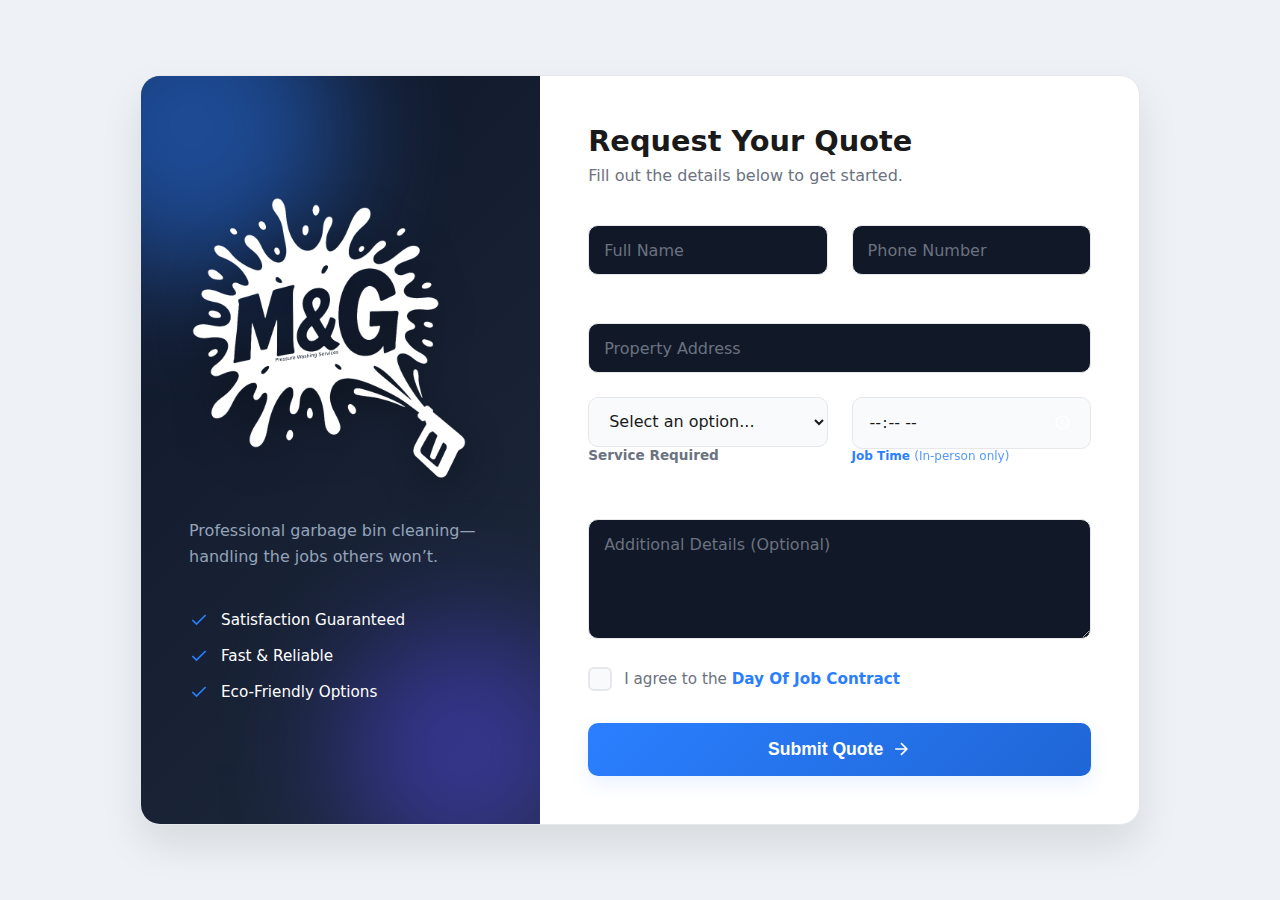
<file: index.html>
<!DOCTYPE html>
<html lang="en">
<head>
  <meta charset="UTF-8" />
  <meta name="viewport" content="width=device-width, initial-scale=1.0" />
  <title>M&G Pressure Washing Services</title>
  <link rel="stylesheet" href="style.css" />
  <meta name="color-scheme" content="dark">
</head>
<body>
  <main class="page-wrapper">
    <div class="premium-card">
      
    <aside class="brand-panel">
  <div class="brand-content">
    
    <img src="mglogo.png" alt="M&G Pressure Washing Services" class="main-logo">
    
    <p>Professional garbage bin cleaning—handling the jobs others won’t.</p>
    
    <ul class="feature-list">
      <li>
        <svg viewBox="0 0 24 24" fill="none" stroke="currentColor" stroke-width="2"><path d="M20 6L9 17l-5-5"/></svg>
        Satisfaction Guaranteed
      </li>
      <li>
        <svg viewBox="0 0 24 24" fill="none" stroke="currentColor" stroke-width="2"><path d="M20 6L9 17l-5-5"/></svg>
        Fast & Reliable
      </li>
      <li>
        <svg viewBox="0 0 24 24" fill="none" stroke="currentColor" stroke-width="2"><path d="M20 6L9 17l-5-5"/></svg>
        Eco-Friendly Options
      </li>
    </ul>
  </div>
  <div class="blob-1"></div>
  <div class="blob-2"></div>
</aside>

      <section class="form-panel">
        <div class="form-header">
          <h2>Request Your Quote</h2>
          <p>Fill out the details below to get started.</p>
        </div>

        <form id="quoteForm">
          <div class="input-row">
            <div class="input-group stagger-1">
              <input type="text" id="name" name="name" placeholder=" " autocomplete="name" required />
              <label for="name">Full Name</label>
            </div>

            <div class="input-group stagger-2">
              <input type="tel" id="phone" name="phone" placeholder=" " autocomplete="tel" required />
              <label for="phone">Phone Number</label>
            </div>
          </div>

          <div class="input-group stagger-3">
            <input type="text" id="address" name="address" placeholder=" " autocomplete="street-address" required />
            <label for="address">Property Address</label>
          </div>

          <div class="input-row stagger-4">
            <div class="input-group select-wrapper">
              <select id="service" name="service" required>
                <option value="" disabled selected>Select an option...</option>
                <option value="1 Garbage Can">1 Garbage Can</option>
                <option value="2 Garbage Cans">2 Garbage Cans</option>
                <option value="3+ Garbage Cans">3+ Garbage Cans</option>
              </select>
              <label for="service" class="static-label">Service Required</label>
            </div>

            <div class="input-group time-wrapper">
              <input type="time" id="jobTime" name="jobTime" />
              <label for="jobTime" class="static-label">Job Time <span class="muted">(In-person only)</span></label>
            </div>
          </div>

          <div class="input-group stagger-5">
            <textarea id="details" name="details" rows="3" placeholder=" "></textarea>
            <label for="details">Additional Details (Optional)</label>
          </div>

          <div class="checkbox-wrapper stagger-6">
            <label class="custom-checkbox">
              <input type="checkbox" id="agreeTOS" name="agreeTOS" required />
              <span class="checkmark">
                <svg viewBox="0 0 24 24" fill="none" stroke="white" stroke-width="3"><path d="M20 6L9 17l-5-5"/></svg>
              </span>
              <span class="checkbox-text">I agree to the <a href="tos.html" target="_blank">Day Of Job Contract</a></span>
            </label>
          </div>

          <button type="submit" class="submit-btn stagger-7">
            <span>Submit Quote</span>
            <svg viewBox="0 0 24 24" fill="none" stroke="currentColor" stroke-width="2"><path d="M5 12h14M12 5l7 7-7 7"/></svg>
          </button>
        </form>
      </section>

    </div>
  </main>
  <script src="script.js"></script>
</body>
</html>
</file>
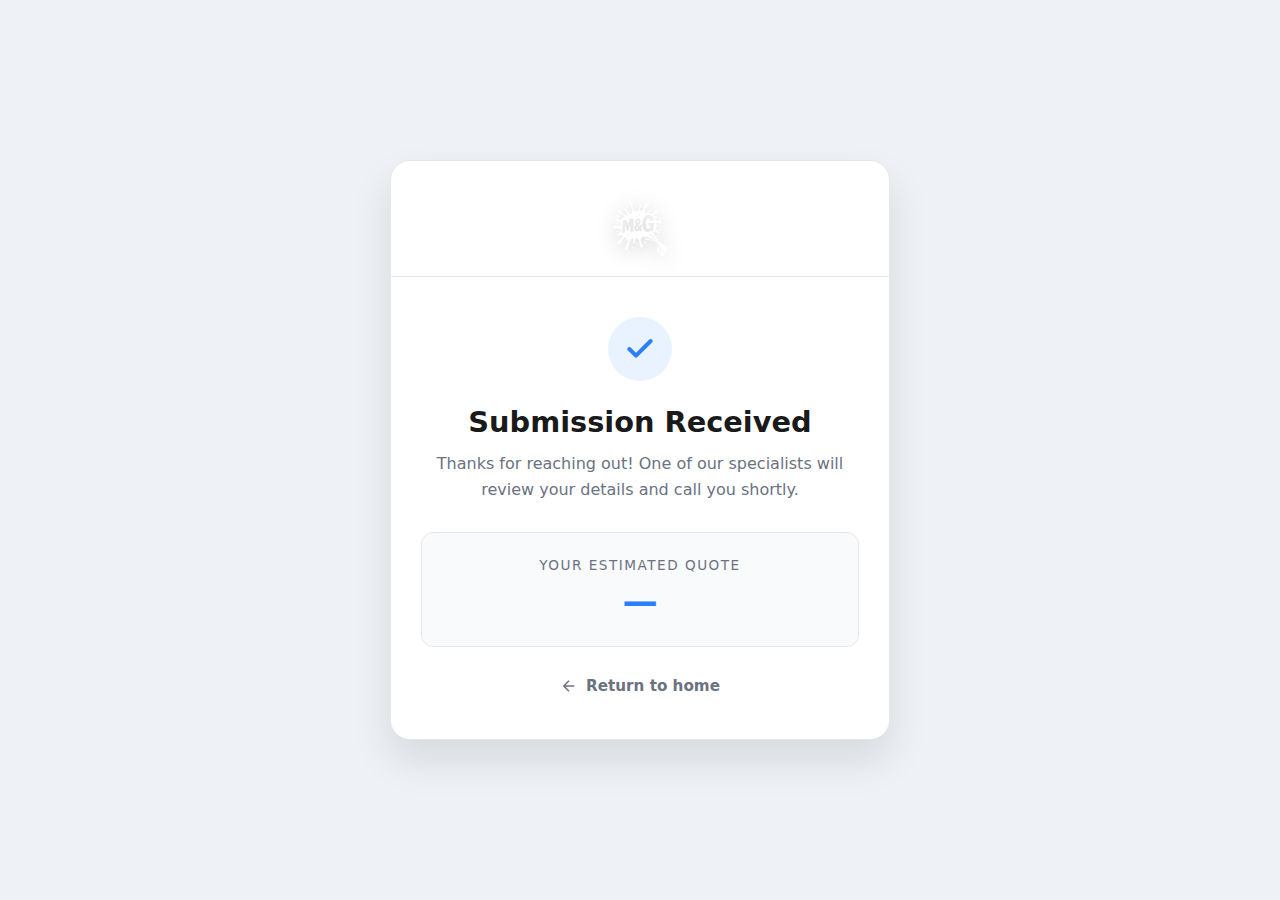
<file: finished.html>
<!DOCTYPE html>
<html lang="en">
<head>
  <meta charset="UTF-8" />
  <meta name="viewport" content="width=device-width, initial-scale=1.0" />
  <title>Success | M&G Pressure Washing</title>
  <link rel="icon" href="mglogo.png" type="image/png">
  <link rel="stylesheet" href="style.css" />
  <style>
    /* Specific overrides to fix the "weird" spacing */
    .success-card {
      max-width: 500px;
      margin: 0 auto;
      text-align: center;
    }

    .brand-header {
      padding: 40px 20px 20px;
      border-bottom: 1px solid var(--border-color);
      display: flex;
      justify-content: center;
    }

    .finish-logo {
      height: 55px; /* Fixed height for consistency */
      width: auto;
      filter: drop-shadow(0 4px 10px rgba(0,0,0,0.2));
    }

    .success-content {
      padding: 40px 30px;
    }

    .status-badge {
      display: inline-flex;
      align-items: center;
      justify-content: center;
      width: 64px;
      height: 64px;
      background: rgba(43, 127, 255, 0.1);
      color: var(--primary);
      border-radius: 50%;
      margin-bottom: 24px;
      animation: scaleIn 0.5s cubic-bezier(0.16, 1, 0.3, 1) both;
    }

    .quote-display {
      background: var(--input-bg);
      border: 1px solid var(--border-color);
      border-radius: 12px;
      padding: 24px;
      margin: 30px 0;
      animation: slideUp 0.6s ease 0.2s both;
    }

    .quote-display span {
      display: block;
      font-size: 0.85rem;
      text-transform: uppercase;
      letter-spacing: 1.5px;
      color: var(--text-muted);
      margin-bottom: 8px;
    }

    .quote-display strong {
      font-size: 2.2rem;
      color: var(--primary);
      display: block;
    }

    .back-link {
      text-decoration: none;
      font-weight: 600;
      font-size: 0.95rem;
      color: var(--text-muted);
      display: inline-flex;
      align-items: center;
      gap: 8px;
      transition: color 0.2s;
    }

    .back-link:hover {
      color: var(--primary);
    }
  </style>
</head>
<body>
  <main class="page-wrapper">
    <div class="premium-card success-card" style="flex-direction: column;">
      
      <div class="brand-header">
        <img src="mglogo.png" alt="M&G Logo" class="finish-logo">
      </div>

      <div class="success-content">
        <div class="status-badge">
          <svg viewBox="0 0 24 24" width="32" height="32" fill="none" stroke="currentColor" stroke-width="3">
            <path d="M20 6L9 17l-5-5" stroke-linecap="round" stroke-linejoin="round"/>
          </svg>
        </div>

        <h1 style="font-size: 1.8rem; margin-bottom: 12px;">Submission Received</h1>
        <p style="color: var(--text-muted); line-height: 1.6;">
          Thanks for reaching out! One of our specialists will review your details and call you shortly.
        </p>

        <div class="quote-display">
          <span id="quoteLabel">Your Estimated Quote</span>
          <strong id="quotePrice">—</strong>
        </div>

        <a href="index.html" class="back-link">
          <svg viewBox="0 0 24 24" width="18" height="18" fill="none" stroke="currentColor" stroke-width="2">
            <path d="M19 12H5M12 19l-7-7 7-7"/>
          </svg>
          Return to home
        </a>
      </div>

    </div>
  </main>

  <script>
    const params = new URLSearchParams(window.location.search);
    const service = params.get("service");
    const label = document.getElementById("quoteLabel");
    const priceEl = document.getElementById("quotePrice");

    const map = {
      "1 Garbage Can": "$5.00",
      "2 Garbage Cans": "$10.00",
      "3+ Garbage Cans": "$15.00+"
    };

    if (service) {
      label.textContent = `Estimated for ${service}`;
      priceEl.textContent = map[service] || "Quote Pending";
    }
  </script>
</body>
</html>
</file>
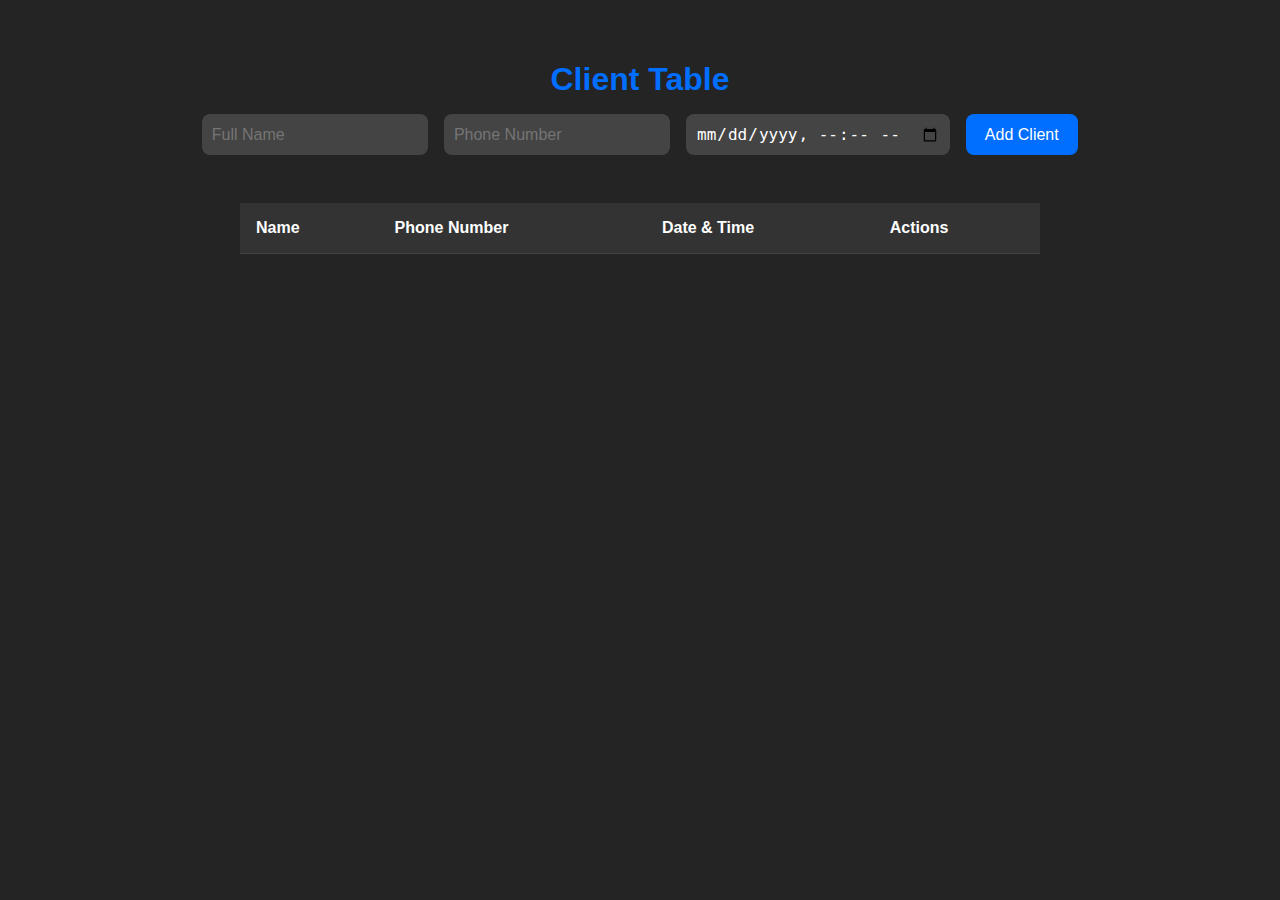
<file: table.html>
<!DOCTYPE html>
<html lang="en">
<head>
  <meta charset="UTF-8" />
  <meta name="viewport" content="width=device-width, initial-scale=1.0"/>
  <title>Client Table</title>
  <link rel="stylesheet" href="table.css" />
</head>
<body>
  <h1>Client Table</h1>

  <div class="input-group">
    <input type="text" id="clientName" placeholder="Full Name" required />
    <input type="tel" id="clientPhone" placeholder="Phone Number" required />
    <input type="datetime-local" id="clientDateTime" required />
    <button onclick="addClient()">Add Client</button>
  </div>

  <table>
  <thead>
    <tr>
      <th>Name</th>
      <th>Phone Number</th>
      <th>Date & Time</th>
      <th>Actions</th>
    </tr>
  </thead>
  <tbody id="clientTableBody">
    <!-- Client rows go here -->
  </tbody>
</table>


  <script src="table.js"></script>
</body>
</html>
</file>
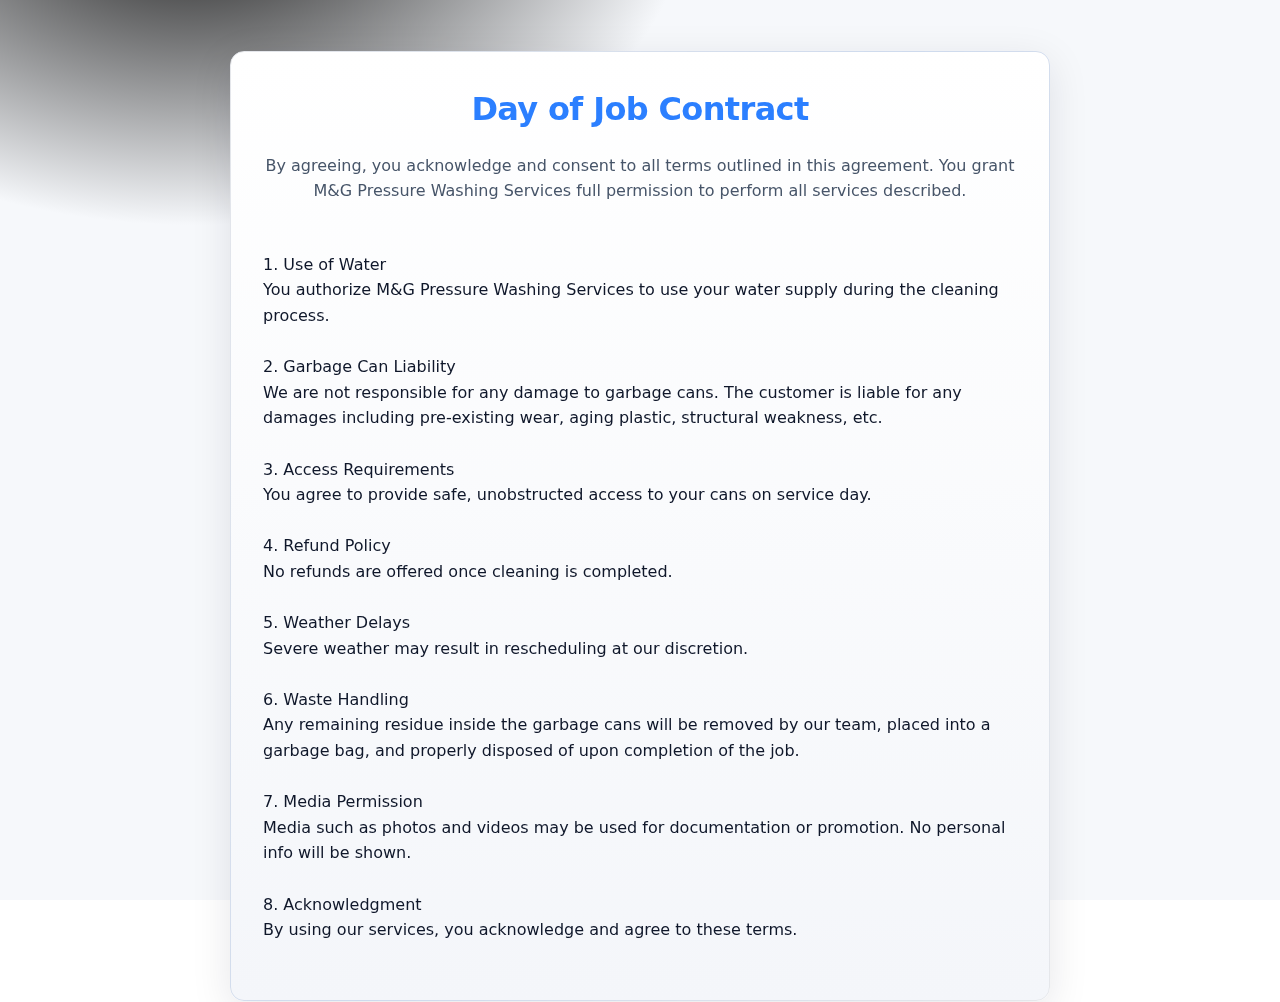
<file: tos.html>
<!DOCTYPE html>
<html lang="en">
<head>
  <meta charset="UTF-8" />
  <meta name="viewport" content="width=device-width, initial-scale=1.0, maximum-scale=1.0">
  <title>Day of Job Contract</title>
  <link rel="icon" type="image/png" href="mglogo.png" />
  <link rel="stylesheet" href="style.css" />
  <style>
/* ---------- Theme (same tokens) ---------- */
:root{
  color-scheme: dark light;
  --bg:#121212; --surface:#1c1c1c; --surface-2:#242424;
  --text:#f5f7fa; --muted:#b8c0cc; --border:#2c2f36;
  --primary:#2b7fff; --primary-600:#1f66d6;
  --radius:14px; --shadow-1:0 8px 30px rgba(0,0,0,.35);
  --font:system-ui,-apple-system,"Segoe UI",Inter,Roboto,"Helvetica Neue",Arial,sans-serif;
}
@media (prefers-color-scheme: light){
  :root{
    --bg:#f6f8fb; --surface:#fff; --surface-2:#f4f6fa;
    --text:#0f172a; --muted:#475569; --border:#e5e7eb;
    --shadow-1:0 10px 40px rgba(15,23,42,.10);
  }
}

/* ---------- Base ---------- */
*{box-sizing:border-box}
html,body{
  height:100%; margin:0;
  background:
    radial-gradient(1100px 700px at 15% -10%, #1a1a1a 0%, var(--bg) 45%) fixed;
  color:var(--text); font-family:var(--font); line-height:1.6;
  -webkit-font-smoothing:antialiased; text-rendering:optimizeLegibility;
}
body{
  display:grid; place-items:start center;
  padding:clamp(20px,4vw,56px) 16px;
  animation:bg-pan 20s linear infinite alternate;
}

/* ---------- Card ---------- */
.tos-container{
  position:relative;
  width:100%; max-width:820px;
  background:linear-gradient(180deg,var(--surface),var(--surface-2));
  border:1px solid var(--border);
  border-radius:var(--radius);
  padding:clamp(22px,3.5vw,32px);
  box-shadow:var(--shadow-1);
  backdrop-filter:saturate(120%) blur(4px);
  animation:card-in .5s cubic-bezier(.2,.7,.2,1) both;
  will-change:transform,opacity;
}
/* subtle gradient border glow */
.tos-container::before{
  content:""; position:absolute; inset:-1px;
  border-radius:inherit; pointer-events:none;
  background:linear-gradient(120deg, transparent 0%, rgba(43,127,255,.35) 50%, transparent 100%);
  mask:linear-gradient(#000 0 0) content-box,linear-gradient(#000 0 0);
  -webkit-mask:linear-gradient(#000 0 0) content-box,linear-gradient(#000 0 0);
  -webkit-mask-composite: xor; mask-composite: exclude;
  padding:1px; opacity:.35; filter:blur(.5px);
}

/* lift on hover (desktop) */
@media (hover:hover){
  .tos-container:hover{ transform:translateY(-2px) }
}

/* ---------- Typography ---------- */
h1{
  margin:0 0 .4rem; text-align:center;
  font-size:clamp(24px,3.2vw,32px); letter-spacing:-.02em;
  color:var(--primary);
  animation:rise-in .5s .05s both;
}
h1::after{
  content:""; display:block; margin:.5rem auto 0; height:3px; width:68px;
  border-radius:999px;
  background:linear-gradient(90deg,var(--primary),var(--primary-600));
  transform-origin:left center; transform:scaleX(0); opacity:.8;
  animation:underline .6s .2s cubic-bezier(.2,.7,.2,1) both;
}

.subtitle{
  margin:0 0 1.4rem; text-align:center;
  color:var(--muted); font-size:clamp(14px,2.2vw,16px);
  animation:rise-in .5s .12s both;
}

.tos-text{
  color:var(--text); font-size:1rem;
  white-space:pre-wrap;
  animation:rise-in .5s .18s both;
}

/* nicer selection */
::selection{ background:color-mix(in srgb, var(--primary) 35%, transparent); }

/* ---------- Keyframes ---------- */
@keyframes card-in{ from{opacity:0; transform:translateY(10px) scale(.995)} to{opacity:1; transform:translateY(0) scale(1)} }
@keyframes rise-in{ from{opacity:0; transform:translateY(6px)} to{opacity:1; transform:translateY(0)} }
@keyframes underline{ from{transform:scaleX(0); opacity:0} to{transform:scaleX(1); opacity:.9} }
@keyframes bg-pan{
  from{ background-position:0 0, center }
  to{ background-position:40px 0, center }
}

/* ---------- Mobile tweaks ---------- */
@media (max-width:600px){
  .tos-container{ padding:18px; border-radius:12px }
}

/* ---------- Reduced motion ---------- */
@media (prefers-reduced-motion: reduce){
  *{ animation:none !important; transition:none !important }
}

  </style>
</head>
<body>
  <div class="tos-container">
    <h1>Day of Job Contract</h1>
    <p class="subtitle">
      By agreeing, you acknowledge and consent to all terms outlined in this agreement. You grant M&G Pressure Washing Services full permission to perform all services described.
    </p>
    <div class="tos-text">
1. Use of Water  
You authorize M&G Pressure Washing Services to use your water supply during the cleaning process.

2. Garbage Can Liability  
We are not responsible for any damage to garbage cans. The customer is liable for any damages including pre-existing wear, aging plastic, structural weakness, etc.

3. Access Requirements  
You agree to provide safe, unobstructed access to your cans on service day.

4. Refund Policy  
No refunds are offered once cleaning is completed.

5. Weather Delays  
Severe weather may result in rescheduling at our discretion.

6. Waste Handling  
Any remaining residue inside the garbage cans will be removed by our team, placed into a garbage bag, and properly disposed of upon completion of the job.

7. Media Permission  
Media such as photos and videos may be used for documentation or promotion. No personal info will be shown.

8. Acknowledgment  
By using our services, you acknowledge and agree to these terms.
    </div>
  </div>
</body>
</html>
</file>
<file: style.css>
/* =========================================
   Premium Split-Panel Form UI
   ========================================= */

:root {
  /* Core Colors */
  --primary: #2b7fff;
  --primary-hover: #1f66d6;
  --primary-light: rgba(43, 127, 255, 0.1);
  
  /* Light Theme */
  --bg-color: #eef2f6;
  --card-bg: #ffffff;
  --text-main: #1a1a1a;
  --text-muted: #6b7280;
  --border-color: #e5e7eb;
  --input-bg: #f9fafb;
  
  /* Brand Panel */
  --brand-bg: linear-gradient(135deg, #0f172a 0%, #1e293b 100%);
  --brand-text: #ffffff;
  --brand-text-muted: #94a3b8;

  --radius: 20px;
  --font-family: system-ui, -apple-system, "Segoe UI", Roboto, sans-serif;
}

/* Dark Mode Overrides */
@media (prefers-color-scheme: dark) {
  :root {
    --bg-color: #0b0f19;
    --card-bg: #1e2433;
    --text-main: #f3f4f6;
    --text-muted: #9ca3af;
    --border-color: #374151;
    --input-bg: #111827;
  }
}

* {
  box-sizing: border-box;
  margin: 0;
  padding: 0;
}

body {
  font-family: var(--font-family);
  background-color: var(--bg-color);
  color: var(--text-main);
  min-height: 100vh;
  display: flex;
  align-items: center;
  justify-content: center;
  padding: 2rem 1rem;
  -webkit-font-smoothing: antialiased;
}

/* =========================================
   Mobile Optimization & Scaling
   ========================================= */

/* 1. Responsive Layout Logic */
@media (max-width: 860px) {
  body {
    padding: 1rem; /* Smaller padding around the card */
    align-items: flex-start; /* Better for long forms on mobile */
  }

  .premium-card {
    flex-direction: column; /* Stack panels vertically */
    max-width: 500px;
    margin: 0 auto;
  }

  .brand-panel {
    flex: 0 0 auto;
    padding: 2.5rem 1.5rem;
    text-align: center;
    border-bottom: 1px solid var(--border-color);
  }

  .brand-panel h1 {
    font-size: 1.75rem;
  }

  .brand-panel p {
    margin-bottom: 1.5rem;
  }

  /* Simplify features for mobile to save space */
  .feature-list {
    flex-direction: row;
    flex-wrap: wrap;
    justify-content: center;
    gap: 0.75rem;
  }

  .feature-list li {
    font-size: 0.85rem;
    background: rgba(255, 255, 255, 0.05);
    padding: 6px 12px;
    border-radius: 50px;
  }

  .form-panel {
    padding: 2rem 1.5rem;
  }

  .input-row {
    flex-direction: column;
    gap: 0; /* Reset gap since margin-bottom handles it on inputs */
  }
}

/* 2. Small Phone & High-Density Fixes */
@media (max-width: 480px) {
  body {
    padding: 0;
    background-color: var(--card-bg); /* Match card to body for "seamless" look */
  }

  .page-wrapper {
    max-width: 100%;
  }

  .premium-card {
    border-radius: 0;
    border: none;
    box-shadow: none;
  }

  .brand-panel {
    padding: 3rem 1rem 2rem;
  }

  /* Scale down the logo to prevent it from dominating the screen */
  .main-logo {
    max-width: 180px;
    margin-bottom: 1.5rem;
  }

  .form-header h2 {
    font-size: 1.5rem;
  }

  /* Increase touch targets for mobile inputs */
  .submit-btn {
    padding: 1.2rem;
    font-size: 1rem;
  }

  .checkmark {
    width: 28px; /* Slightly larger for easier tapping */
    height: 28px;
  }
}

/* 3. Handling the "Blobs" on Mobile */
@media (max-width: 860px) {
  .blob-1 {
    width: 200px;
    height: 200px;
    top: -50px;
    left: -50px;
  }
  .blob-2 {
    width: 150px;
    height: 150px;
    bottom: -30px;
    right: -30px;
  }
}

/* Layout Wrapper */
.page-wrapper {
  width: 100%;
  max-width: 1000px;
}

.premium-card {
  display: flex;
  background-color: var(--card-bg);
  border-radius: var(--radius);
  overflow: hidden;
  box-shadow: 0 20px 40px rgba(0, 0, 0, 0.1);
  border: 1px solid var(--border-color);
  animation: scaleIn 0.6s cubic-bezier(0.16, 1, 0.3, 1);
}

/* ================= Left Panel (Branding) ================= */
.brand-panel {
  flex: 0 0 40%;
  background: var(--brand-bg);
  color: var(--brand-text);
  padding: 3rem;
  position: relative;
  overflow: hidden;
  display: flex;
  flex-direction: column;
  justify-content: center;
}

.brand-content {
  position: relative;
  z-index: 2;
}

.logo-mark {
  display: inline-block;
  background: var(--primary);
  color: white;
  padding: 8px 16px;
  border-radius: 8px;
  font-weight: 800;
  font-size: 1.2rem;
  margin-bottom: 2rem;
  letter-spacing: 1px;
}

.brand-panel h1 {
  font-size: 2.2rem;
  line-height: 1.1;
  margin-bottom: 1rem;
  font-weight: 700;
}

.brand-panel p {
  color: var(--brand-text-muted);
  font-size: 1rem;
  line-height: 1.6;
  margin-bottom: 2.5rem;
}

.feature-list {
  list-style: none;
  display: flex;
  flex-direction: column;
  gap: 1rem;
}

.feature-list li {
  display: flex;
  align-items: center;
  gap: 12px;
  font-weight: 500;
  font-size: 0.95rem;
}

.feature-list svg {
  width: 20px;
  height: 20px;
  color: var(--primary);
}

/* Abstract Background Blobs */
.blob-1, .blob-2 {
  position: absolute;
  border-radius: 50%;
  filter: blur(60px);
  z-index: 1;
  opacity: 0.5;
}
.blob-1 {
  width: 300px;
  height: 300px;
  background: var(--primary);
  top: -100px;
  left: -100px;
}
.blob-2 {
  width: 250px;
  height: 250px;
  background: #4f46e5;
  bottom: -50px;
  right: -50px;
}

/* ================= Right Panel (Form) ================= */
.form-panel {
  flex: 1;
  padding: 3rem;
}

.form-header {
  margin-bottom: 2.5rem;
}

.form-header h2 {
  font-size: 1.8rem;
  color: var(--text-main);
  margin-bottom: 0.5rem;
}

.form-header p {
  color: var(--text-muted);
}

.input-row {
  display: flex;
  gap: 1.5rem;
  margin-bottom: 1.5rem;
}
.input-row > * { flex: 1; }

/* Floating Label Inputs */
.input-group {
  position: relative;
  margin-bottom: 1.5rem;
}

.input-group input:not([type="time"]),
.input-group textarea {
  width: 100%;
  padding: 1.2rem 1rem 0.6rem 1rem;
  background-color: #111827; /* forced color */
  border: 1px solid var(--border-color);
  border-radius: 10px;
  color: #ffffff; /* fixed (also corrected your syntax) */
  font-family: inherit;
  font-size: 1rem;
  transition: all 0.2s ease;
}

.input-group textarea {
  resize: vertical;
  min-height: 120px;
}

.input-group label:not(.static-label) {
  position: absolute;
  left: 1rem;
  top: 1rem;
  color: var(--text-muted);
  font-size: 1rem;
  pointer-events: none;
  transition: all 0.2s ease;
}

/* Floating Animation */
.input-group input:focus ~ label,
.input-group input:not(:placeholder-shown) ~ label,
.input-group textarea:focus ~ label,
.input-group textarea:not(:placeholder-shown) ~ label {
  top: 0.4rem;
  font-size: 0.75rem;
  color: var(--primary);
  font-weight: 600;
}

.input-group input:focus,
.input-group textarea:focus {
  outline: none;
  border-color: var(--primary);
  box-shadow: 0 0 0 4px var(--primary-light);
  background-color: var(--card-bg);
}

/* Select & Time Inputs (Static labels work better here) */
.static-label {
  display: block;
  font-size: 0.85rem;
  font-weight: 600;
  color: var(--text-muted);
  margin-bottom: 0.5rem;
}

.muted { font-weight: 400; opacity: 0.8; }

.input-group select,
.input-group input[type="time"] {
  width: 100%;
  padding: 0.85rem 1rem;
  background-color: var(--input-bg);
  border: 1px solid var(--border-color);
  border-radius: 10px;
  color: var(--text-main);
  font-family: inherit;
  font-size: 1rem;
  cursor: pointer;
}

.input-group select:focus,
.input-group input[type="time"]:focus {
  outline: none;
  border-color: var(--primary);
  box-shadow: 0 0 0 4px var(--primary-light);
}

/* Custom Checkbox */
.checkbox-wrapper {
  margin: 1rem 0 2rem;
}

.custom-checkbox {
  display: flex;
  align-items: center;
  gap: 12px;
  cursor: pointer;
  user-select: none;
}

.custom-checkbox input {
  position: absolute;
  opacity: 0;
  cursor: pointer;
  height: 0;
  width: 0;
}

.checkmark {
  width: 24px;
  height: 24px;
  background-color: var(--input-bg);
  border: 2px solid var(--border-color);
  border-radius: 6px;
  display: flex;
  align-items: center;
  justify-content: center;
  transition: all 0.2s ease;
}

.checkmark svg {
  width: 16px;
  height: 16px;
  opacity: 0;
  transform: scale(0.5);
  transition: all 0.2s ease;
}

.custom-checkbox input:checked ~ .checkmark {
  background-color: var(--primary);
  border-color: var(--primary);
}

.custom-checkbox input:checked ~ .checkmark svg {
  opacity: 1;
  transform: scale(1);
}

.custom-checkbox input:focus ~ .checkmark {
  box-shadow: 0 0 0 4px var(--primary-light);
}

.checkbox-text {
  color: var(--text-muted);
  font-size: 0.95rem;
}

.checkbox-text a {
  color: var(--primary);
  text-decoration: none;
  font-weight: 600;
}
.checkbox-text a:hover { text-decoration: underline; }

/* Premium Submit Button */
.submit-btn {
  width: 100%;
  padding: 1rem;
  background: linear-gradient(135deg, var(--primary) 0%, var(--primary-hover) 100%);
  color: white;
  border: none;
  border-radius: 10px;
  font-size: 1.1rem;
  font-weight: 600;
  cursor: pointer;
  display: flex;
  align-items: center;
  justify-content: center;
  gap: 8px;
  transition: all 0.2s ease;
  box-shadow: 0 8px 20px var(--primary-light);
}

.submit-btn svg {
  width: 20px;
  height: 20px;
  transition: transform 0.2s ease;
}

.submit-btn:hover {
  transform: translateY(-2px);
  box-shadow: 0 12px 24px rgba(43, 127, 255, 0.25);
}

.submit-btn:hover svg {
  transform: translateX(4px);
}

.submit-btn:active {
  transform: translateY(0);
}

/* Animations */
@keyframes scaleIn {
  from { opacity: 0; transform: translateY(20px) scale(0.98); }
  to { opacity: 1; transform: translateY(0) scale(1); }
}

@keyframes slideUp {
  from { opacity: 0; transform: translateY(15px); }
  to { opacity: 1; transform: translateY(0); }
}

/* --- THE PERFECT COLOR MATCH AUTOFILL FIX --- */
input:-webkit-autofill,
input:-webkit-autofill:hover, 
input:-webkit-autofill:focus,
input:-internal-autofill-selected {
  /* 1. Force the background to match your card color exactly */
  /* If #161c2d isn't quite right, try #111827 or your --card-bg variable */
  -webkit-box-shadow: 0 0 0px 1000px #161c2d inset !important;
  
  /* 2. Force the text to stay white */
  -webkit-text-fill-color: #ffffff !important;
  
  /* 3. Keep the border subtle so it doesn't stand out */
  border: 1px solid rgba(255, 255, 255, 0.1) !important;

  /* 4. Kill the browser's 'blue' highlight */
  caret-color: white;
  
  /* 5. Prevent the color from snapping back if you click away */
  transition: background-color 5000000s ease-in-out 0s;
}

/* Ensure the box doesn't change color when you click it after autofilling */
input:-webkit-autofill:focus {
  -webkit-box-shadow: 0 0 0px 1000px #161c2d inset, 0 0 0 2px rgba(43, 127, 255, 0.2) !important;
}

/* --- THE FINAL BOSS OF AUTOFILL FIXES --- */

/* 1. Target every single possible autofill state including internal ones */
input:-webkit-autofill,
input:-webkit-autofill:hover, 
input:-webkit-autofill:focus, 
input:-internal-autofill-previewed,
input:-internal-autofill-selected {
    /* Kill the border and outline completely */
    border: 1px solid var(--border-color) !important;
    outline: none !important;
    
    /* Use a very long transition to 'freeze' the styles */
    transition: background-color 50000s ease-in-out 0s, color 50000s ease-in-out 0s;
    
    /* Force the background color using an inset shadow */
    -webkit-box-shadow: 0 0 0px 1000px #161c2d inset !important;
    
    /* Force text color */
    -webkit-text-fill-color: #ffffff !important;
}

/* 2. This specifically targets the "White Border" ring */
input:focus-visible {
    outline: none !important;
    border: 1px solid var(--primary) !important;
}

/* 3. Global reset for the 'Focus' state which causes that white box */
:focus {
    outline: 0 !important;
    outline: none !important;
}

/* 4. This is a hack for Chrome - it stops the 'blue/white' selection border */
::-webkit-contacts-auto-fill-button {
  visibility: hidden;
  display: none !important;
  pointer-events: none;
}

/* --- Final Autofill Fix: No Transparency, No Invisibility --- */
input:-webkit-autofill,
input:-webkit-autofill:hover, 
input:-webkit-autofill:focus,
textarea:-webkit-autofill,
textarea:-webkit-autofill:hover,
textarea:-webkit-autofill:focus,
select:-webkit-autofill,
select:-webkit-autofill:hover,
select:-webkit-autofill:focus {
  /* 1. Force the background to stay dark using an internal shadow */
  /* Use the exact hex code of your card background here if it differs */
  -webkit-box-shadow: 0 0 0px 1000px #161c2d inset !important;
  
  /* 2. Force the text to stay white */
  -webkit-text-fill-color: #ffffff !important;
  
  /* 3. Force the border to stay visible and solid */
  border: 1px solid rgba(255, 255, 255, 0.1) !important;

  /* 4. The Magic Trick: Prevent the browser from ever finishing the color change */
  transition: background-color 50000s ease-in-out 0s;
  
  /* 5. Ensure the font matches your premium look */
  font-family: inherit !important;
  font-size: 1rem !important;
}

/* Ensure that even when clicked/focused, the autofill doesn't freak out */
input:-webkit-autofill:focus {
  -webkit-box-shadow: 0 0 0px 1000px #161c2d inset, 0 0 0 4px rgba(43, 127, 255, 0.2) !important;
  border-color: #2b7fff !important;
}

.main-logo {
  display: block;
  width: 100%;
  max-width: 280px; /* Adjust this to control how "big" it feels */
  height: auto;
  margin-bottom: 2.5rem;
  
  /* Adds a subtle premium depth to the image */
  filter: drop-shadow(0 12px 20px rgba(0, 0, 0, 0.4));
  
  /* Smooth entrance animation */
  animation: slideUp 0.8s cubic-bezier(0.16, 1, 0.3, 1) both;
}

/* On mobile, we might want the logo a bit smaller to save space */
@media (max-width: 860px) {
  .main-logo {
    max-width: 220px;
    margin-left: auto;
    margin-right: auto;
  }
  
  .brand-panel p {
    text-align: center;
  }
  
  .feature-list {
    align-items: center;
  }
}

.stagger-1 { animation: slideUp 0.5s ease 0.1s both; }
.stagger-2 { animation: slideUp 0.5s ease 0.2s both; }
.stagger-3 { animation: slideUp 0.5s ease 0.3s both; }
.stagger-4 { animation: slideUp 0.5s ease 0.4s both; }
.stagger-5 { animation: slideUp 0.5s ease 0.5s both; }
.stagger-6 { animation: slideUp 0.5s ease 0.6s both; }
.stagger-7 { animation: slideUp 0.5s ease 0.7s both; }

/* Responsive Design */
@media (max-width: 860px) {
  .premium-card {
    flex-direction: column;
  }
  
  .brand-panel {
    padding: 2.5rem 2rem;
  }
  
  .form-panel {
    padding: 2.5rem 2rem;
  }
  
  .input-row {
    flex-direction: column;
    gap: 0;
  }
}

@media (max-width: 480px) {
  body { padding: 0; }
  
  .page-wrapper { max-width: 100%; }
  
  .premium-card {
    border-radius: 0;
    border: none;
    box-shadow: none;
  }
}
</file>
<file: table.css>
body {
  background-color: #242424;
  color: white;
  font-family: 'Segoe UI', sans-serif;
  display: flex;
  flex-direction: column;
  align-items: center;
  padding: 2rem;
}

h1 {
  color: #006eff;
  margin-bottom: 1rem;
}

.input-group {
  display: flex;
  gap: 1rem;
  flex-wrap: wrap;
  justify-content: center;
  margin-bottom: 2rem;
}

.input-group input {
  padding: 0.6rem;
  border-radius: 0.5rem;
  border: none;
  background-color: #444;
  color: white;
  font-size: 1rem;
}

button {
  background-color: #006eff;
  color: white;
  border: none;
  padding: 0.6rem 1.2rem;
  border-radius: 0.5rem;
  font-size: 1rem;
  cursor: pointer;
  transition: background 0.2s ease;
}

button:hover {
  background-color: #0052c7;
}

table {
  width: 100%;
  max-width: 800px;
  border-collapse: collapse;
  margin-top: 1rem;
}

th, td {
  padding: 1rem;
  text-align: left;
  border-bottom: 1px solid #444;
}

th {
  background-color: #333;
}

tr:hover {
  background-color: #2e2e2e;
}

@media screen and (max-width: 600px) {
  .input-group {
    flex-direction: column;
    align-items: stretch;
  }

  table {
    font-size: 0.9rem;
  }
}

.completed td {
  text-decoration: line-through;
  opacity: 0.7;
}

td button {
  background-color: #006eff;
  color: white;
  border: none;
  padding: 0.3rem 0.6rem;
  margin-right: 0.3rem;
  border-radius: 0.4rem;
  cursor: pointer;
  font-size: 0.9rem;
}

td button:hover {
  background-color: #0052c7;
}
</file>
